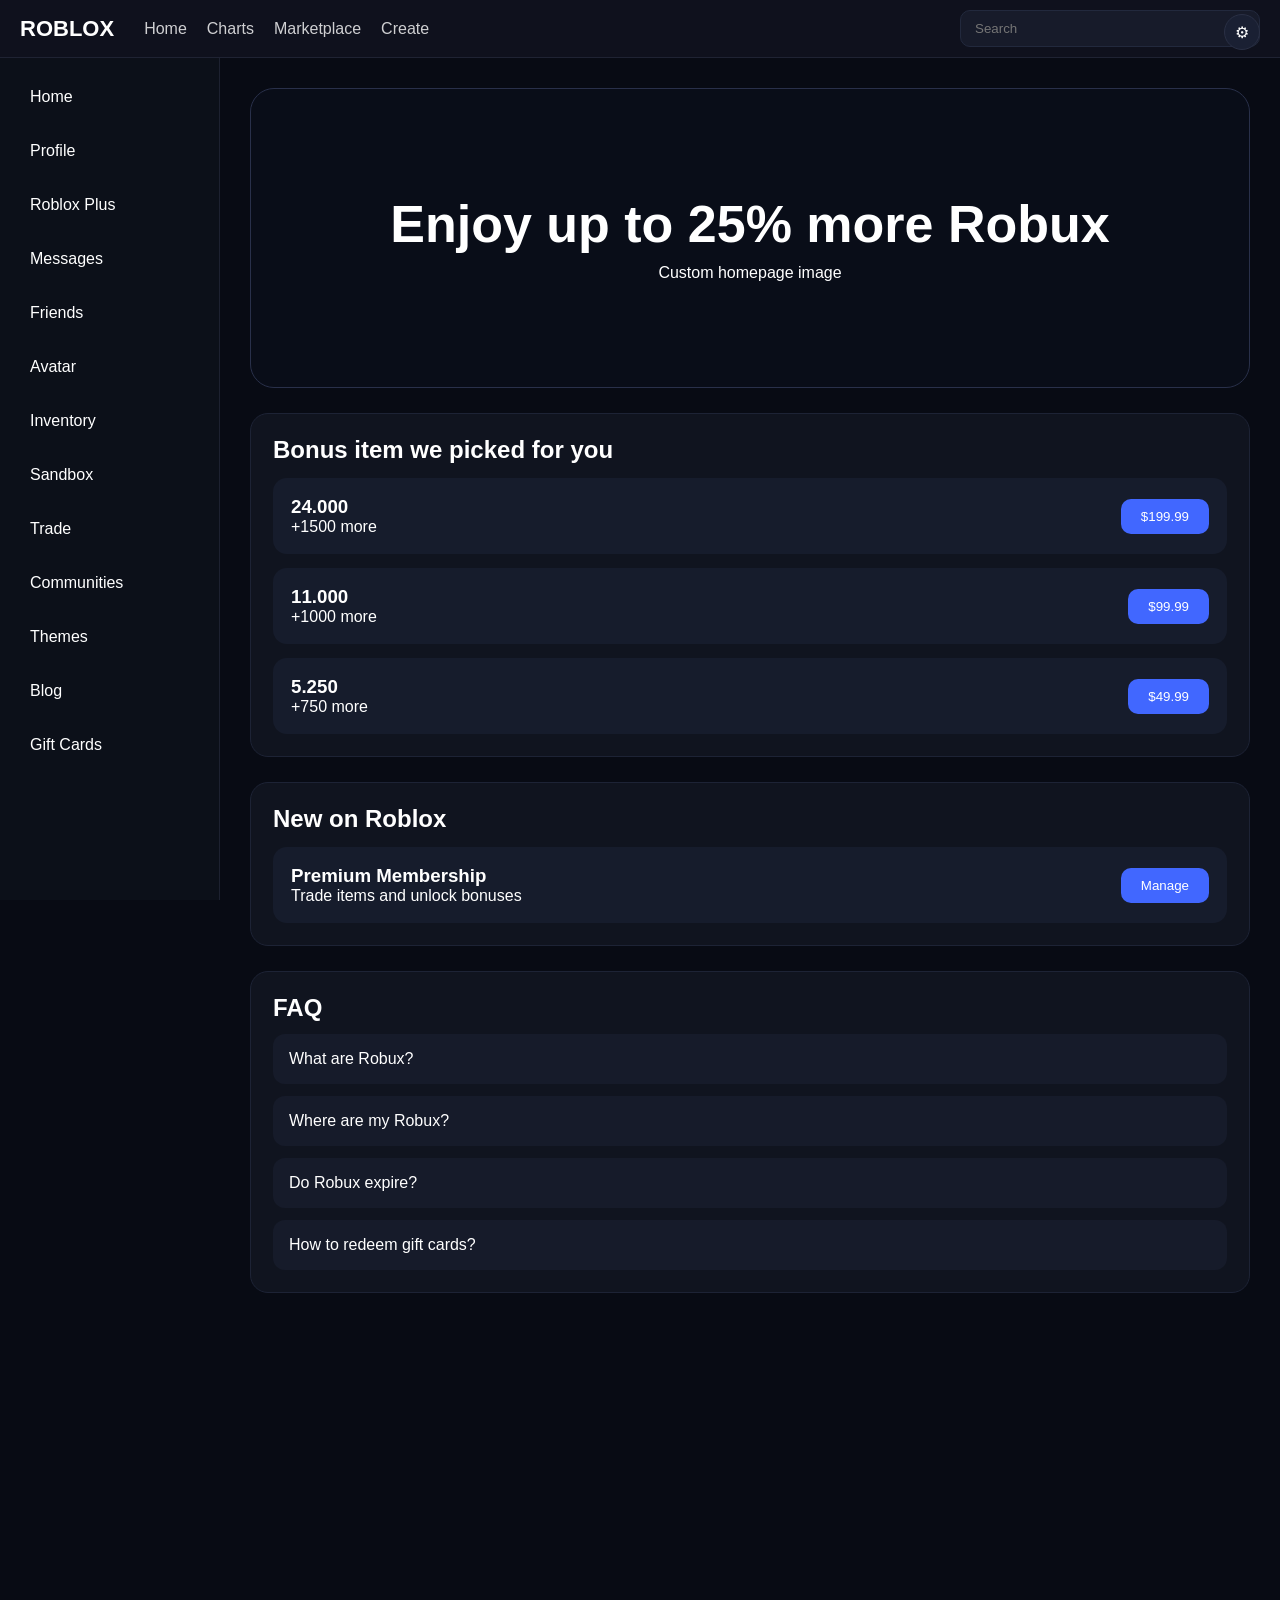
<file: Best.html>
<!DOCTYPE html>
<html lang="en">
<head>
<meta charset="UTF-8">
<meta name="viewport" content="width=device-width, initial-scale=1.0">
<title>Custom Dashboard</title>
<style>
*{
margin:0;
padding:0;
box-sizing:border-box;
font-family:Arial,sans-serif;
}

body{
background:#080b14;
color:white;
overflow-x:hidden;
}

.topbar{
position:fixed;
top:0;
left:0;
width:100%;
height:58px;
background:#0f111d;
display:flex;
align-items:center;
justify-content:space-between;
padding:0 20px;
border-bottom:1px solid #1f2333;
z-index:999;
}

.logo{
font-size:22px;
font-weight:bold;
}

.nav{
display:flex;
gap:20px;
align-items:center;
}

.nav div{
cursor:pointer;
opacity:0.8;
}

.nav div:hover{
opacity:1;
}

.search{
width:300px;
padding:10px 14px;
border-radius:10px;
border:1px solid #22293d;
background:#171b2a;
color:white;
}

.sidebar{
position:fixed;
top:58px;
left:0;
width:220px;
height:calc(100vh - 58px);
background:#0c1019;
border-right:1px solid #1d2130;
padding:16px;
overflow-y:auto;
}

.side-item{
padding:14px;
border-radius:12px;
margin-bottom:8px;
transition:0.2s;
cursor:pointer;
}

.side-item:hover{
background:#171c2c;
}

.main{
margin-left:220px;
margin-top:58px;
padding:30px;
min-height:220vh;
}

.hero{
height:300px;
width:100%;
border-radius:24px;
overflow:hidden;
position:relative;
background:#11182b;
border:1px solid #29304a;
margin-bottom:25px;
}

.hero img{
width:100%;
height:100%;
object-fit:cover;
}

.overlay{
position:absolute;
inset:0;
background:rgba(0,0,0,0.45);
display:flex;
flex-direction:column;
justify-content:center;
align-items:center;
text-align:center;
padding:20px;
}

.overlay h1{
font-size:52px;
margin-bottom:10px;
}

.card{
background:#10141f;
border:1px solid #1d2335;
border-radius:18px;
padding:22px;
margin-bottom:25px;
}

.package{
display:flex;
justify-content:space-between;
align-items:center;
padding:18px;
background:#161c2c;
border-radius:14px;
margin-top:14px;
}

.buy{
padding:10px 20px;
background:#4167ff;
border:none;
color:white;
border-radius:10px;
cursor:pointer;
}

.faq{
background:#161b2a;
padding:16px;
border-radius:12px;
margin-top:12px;
}

.settings{
position:fixed;
top:14px;
right:20px;
width:36px;
height:36px;
border-radius:50%;
display:flex;
align-items:center;
justify-content:center;
background:#1a2033;
border:1px solid #2a3045;
cursor:pointer;
z-index:1000;
}

.modal{
position:fixed;
inset:0;
background:rgba(0,0,0,0.75);
display:none;
justify-content:center;
align-items:center;
z-index:2000;
}

.modal-content{
width:90%;
max-width:1000px;
max-height:92vh;
overflow-y:auto;
background:#10141f;
padding:25px;
border-radius:24px;
border:1px solid #252d45;
}

.grid{
display:grid;
grid-template-columns:repeat(auto-fit,minmax(280px,1fr));
gap:20px;
margin-top:20px;
}

.input{
width:100%;
padding:12px;
border-radius:10px;
border:1px solid #29304a;
background:#161c2b;
color:white;
margin-top:10px;
}

.button{
width:100%;
padding:12px;
margin-top:14px;
background:#4167ff;
color:white;
border:none;
border-radius:10px;
cursor:pointer;
}

.preview{
margin-top:14px;
background:#151a28;
padding:10px;
border-radius:12px;
}

.preview img{
width:100%;
max-height:180px;
object-fit:cover;
border-radius:10px;
}

.close{
float:right;
font-size:25px;
cursor:pointer;
}

.small-text{
opacity:0.7;
font-size:14px;
margin-top:8px;
}

.section-title{
margin-bottom:12px;
}

@media(max-width:900px){
.sidebar{
width:80px;
}

.main{
margin-left:80px;
}

.search{
width:140px;
}

.overlay h1{
font-size:30px;
}
}
</style>
</head>
<body>

<div class="topbar">
<div style="display:flex;align-items:center;gap:30px;">
<div class="logo">ROBLOX</div>

<div class="nav">
<div>Home</div>
<div>Charts</div>
<div>Marketplace</div>
<div>Create</div>
</div>
</div>

<input class="search" placeholder="Search">
</div>

<div class="settings" onclick="openSettings()">⚙</div>

<div class="sidebar">
<div class="side-item">Home</div>
<div class="side-item">Profile</div>
<div class="side-item">Roblox Plus</div>
<div class="side-item">Messages</div>
<div class="side-item">Friends</div>
<div class="side-item">Avatar</div>
<div class="side-item">Inventory</div>
<div class="side-item">Sandbox</div>
<div class="side-item">Trade</div>
<div class="side-item">Communities</div>
<div class="side-item">Themes</div>
<div class="side-item">Blog</div>
<div class="side-item">Gift Cards</div>
</div>

<div class="main">

<div class="hero">
<img id="homeImage" style="display:none;">
<div class="overlay">
<h1>Enjoy up to 25% more Robux</h1>
<p>Custom homepage image</p>
</div>
</div>

<div class="card">
<h2 class="section-title">Bonus item we picked for you</h2>

<img id="bonusImage" style="width:100%;border-radius:18px;display:none;margin-bottom:20px;max-height:300px;object-fit:cover;">

<div class="package">
<div>
<h3>24.000</h3>
<p>+1500 more</p>
</div>
<button class="buy">$199.99</button>
</div>

<div class="package">
<div>
<h3>11.000</h3>
<p>+1000 more</p>
</div>
<button class="buy">$99.99</button>
</div>

<div class="package">
<div>
<h3>5.250</h3>
<p>+750 more</p>
</div>
<button class="buy">$49.99</button>
</div>
</div>

<div class="card">
<h2 class="section-title">New on Roblox</h2>

<img id="middleImage" style="width:100%;border-radius:18px;display:none;margin-bottom:20px;max-height:300px;object-fit:cover;">

<div class="package">
<div>
<h3>Premium Membership</h3>
<p>Trade items and unlock bonuses</p>
</div>
<button class="buy">Manage</button>
</div>
</div>

<div class="card">
<h2>FAQ</h2>
<div class="faq">What are Robux?</div>
<div class="faq">Where are my Robux?</div>
<div class="faq">Do Robux expire?</div>
<div class="faq">How to redeem gift cards?</div>
</div>

</div>

<div class="modal" id="modal">
<div class="modal-content">
<span class="close" onclick="closeSettings()">×</span>
<h2>Manage Site</h2>

<div class="grid">

<div class="card">
<h3>Home Image</h3>
<input type="file" class="input" accept="image/*" id="homeUpload">
<div class="preview">
<img id="homePreview" style="display:none;">
</div>
<button class="button" onclick="saveImage('home')">Save Home Image</button>
<p class="small-text">Main top homepage image.</p>
</div>

<div class="card">
<h3>Bonus Section Image</h3>
<input type="file" class="input" accept="image/*" id="bonusUpload">
<div class="preview">
<img id="bonusPreview" style="display:none;">
</div>
<button class="button" onclick="saveImage('bonus')">Save Bonus Image</button>
<p class="small-text">Image inside bonus section.</p>
</div>

<div class="card">
<h3>Middle Section Image</h3>
<input type="file" class="input" accept="image/*" id="middleUpload">
<div class="preview">
<img id="middlePreview" style="display:none;">
</div>
<button class="button" onclick="saveImage('middle')">Save Middle Image</button>
<p class="small-text">Scrolled section image.</p>
</div>

<div class="card">
<h3>Account</h3>
<input class="input" id="username" placeholder="Username">
<input class="input" id="robux" placeholder="Robux Amount">
<input class="input" id="cash" placeholder="Cash Amount">
<button class="button" onclick="saveAccount()">Save Account</button>
</div>

</div>
</div>
</div>

<script>
function openSettings(){
document.getElementById('modal').style.display='flex';
}

function closeSettings(){
document.getElementById('modal').style.display='none';
}

function setupUpload(type){
const upload=document.getElementById(type+'Upload');
const preview=document.getElementById(type+'Preview');

upload.addEventListener('change',function(e){
const file=e.target.files[0];
if(!file)return;

const reader=new FileReader();
reader.onload=function(event){
preview.src=event.target.result;
preview.style.display='block';
}
reader.readAsDataURL(file);
});
}

setupUpload('home');
setupUpload('bonus');
setupUpload('middle');

function saveImage(type){
const preview=document.getElementById(type+'Preview');
const img=document.getElementById(type+'Image');

if(preview.src){
localStorage.setItem(type+'Image',preview.src);
img.src=preview.src;
img.style.display='block';
}
}

function loadImages(){
['home','bonus','middle'].forEach(type=>{
const saved=localStorage.getItem(type+'Image');
const img=document.getElementById(type+'Image');
const preview=document.getElementById(type+'Preview');

if(saved){
img.src=saved;
img.style.display='block';
preview.src=saved;
preview.style.display='block';
}
});
}

function saveAccount(){
localStorage.setItem('username',document.getElementById('username').value);
localStorage.setItem('robux',document.getElementById('robux').value);
localStorage.setItem('cash',document.getElementById('cash').value);
alert('Saved');
}

function loadAccount(){
document.getElementById('username').value=localStorage.getItem('username')||'';
document.getElementById('robux').value=localStorage.getItem('robux')||'';
document.getElementById('cash').value=localStorage.getItem('cash')||'';
}

loadImages();
loadAccount();

window.onclick=function(event){
if(event.target===document.getElementById('modal')){
closeSettings();
}
}
</script>

</body>
</html>
</file>
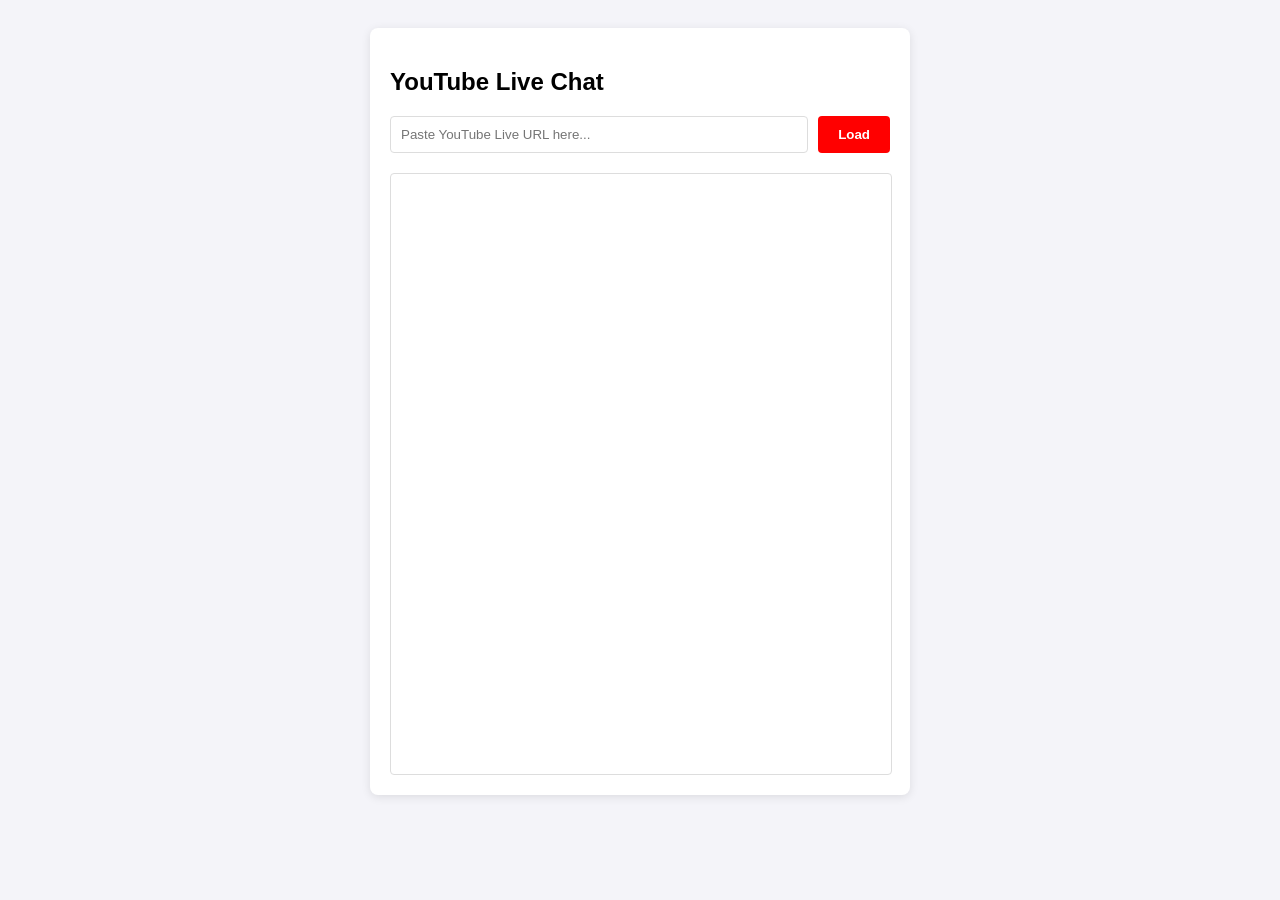
<file: youtube.html>
<!DOCTYPE html>
<html lang="en">
<head>
    <meta charset="UTF-8">
    <meta name="viewport" content="width=device-width, initial-scale=1.0">
    <title>Live Chat Embedder</title>
    <style>
        body {
            font-family: -apple-system, BlinkMacSystemFont, "Segoe UI", Roboto, Helvetica, Arial, sans-serif;
            display: flex;
            flex-direction: column;
            align-items: center;
            padding: 20px;
            background-color: #f4f4f9;
        }
        .container {
            width: 100%;
            max-width: 500px;
            background: white;
            padding: 20px;
            border-radius: 8px;
            box-shadow: 0 2px 10px rgba(0,0,0,0.1);
        }
        .controls {
            display: flex;
            gap: 10px;
            margin-bottom: 20px;
        }
        input {
            flex-grow: 1;
            padding: 10px;
            border: 1px solid #ddd;
            border-radius: 4px;
        }
        button {
            padding: 10px 20px;
            background-color: #ff0000;
            color: white;
            border: none;
            border-radius: 4px;
            cursor: pointer;
            font-weight: bold;
        }
        button:hover {
            background-color: #cc0000;
        }
        #chat-wrapper {
            width: 100%;
            height: 600px;
            border: 1px solid #ddd;
            border-radius: 4px;
            overflow: hidden;
        }
        iframe {
            width: 100%;
            height: 100%;
        }
    </style>
</head>
<body>

<div class="container">
    <h2>YouTube Live Chat</h2>
    <div class="controls">
        <input type="text" id="videoUrl" placeholder="Paste YouTube Live URL here...">
        <button onclick="loadChat()">Load</button>
    </div>

    <div id="chat-wrapper">
        <iframe id="chatFrame" src="" frameborder="0"></iframe>
    </div>
</div>

<script>
    function loadChat() {
        const input = document.getElementById('videoUrl').value;
        const iframe = document.getElementById('chatFrame');
        const videoId = extractVideoID(input);
        
        if (videoId) {
            // Get current domain dynamically (works for GitHub Pages or Localhost)
            const domain = window.location.hostname || "localhost";
            
            // Construct the YouTube live_chat URL
            const embedUrl = `https://www.youtube.com/live_chat?v=${videoId}&embed_domain=${domain}`;
            
            iframe.src = embedUrl;
        } else {
            alert("Please enter a valid YouTube URL.");
        }
    }

    function extractVideoID(url) {
        // Handles standard URLs, short links (youtu.be), and raw IDs
        const regExp = /^.*(youtu.be\/|v\/|u\/\w\/|embed\/|watch\?v=|\&v=)([^#\&\?]*).*/;
        const match = url.match(regExp);
        return (match && match[2].length === 11) ? match[2] : null;
    }
</script>

</body>
</html>
</file>
